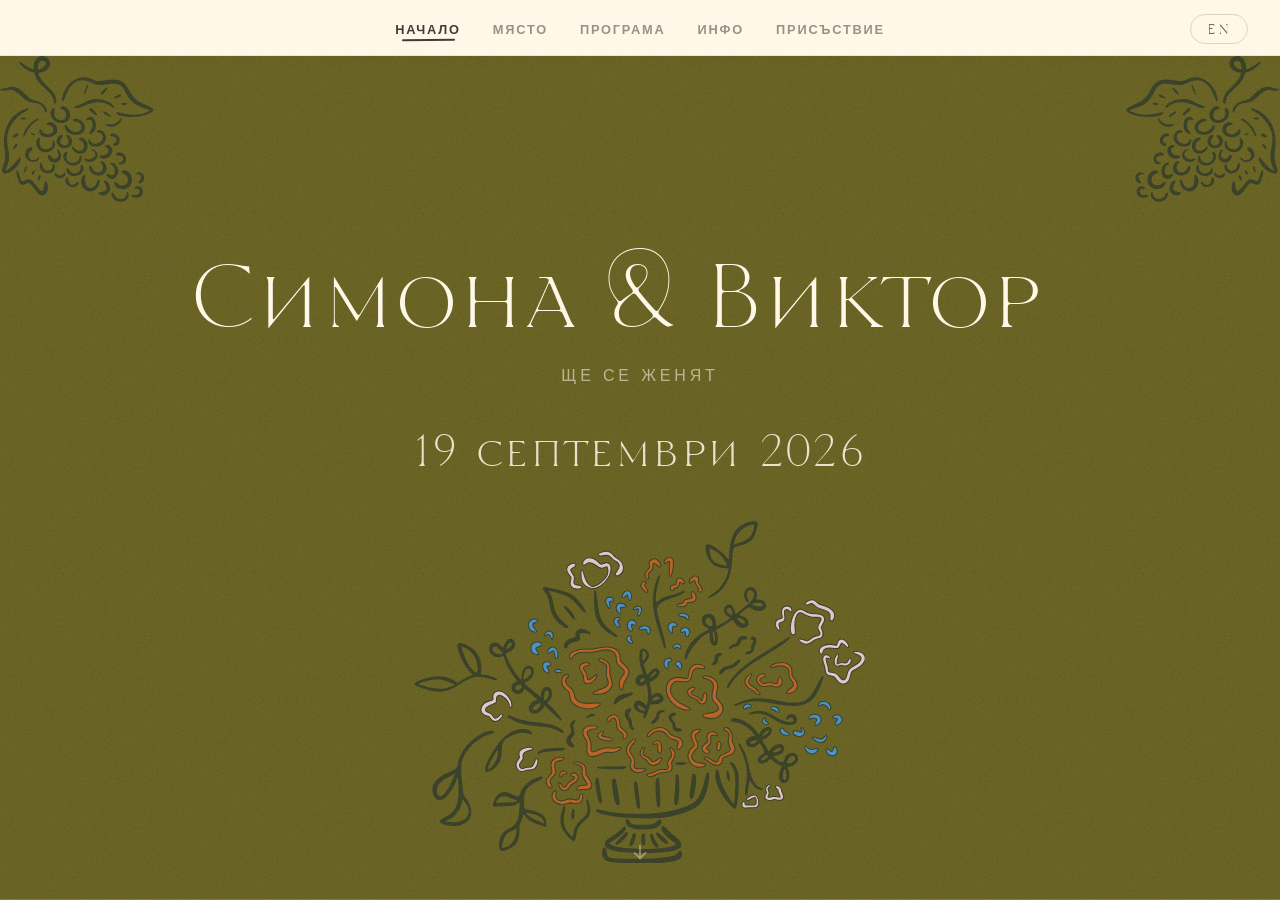
<file: index.html>
<!DOCTYPE html>
<html lang="bg">
<head>
    <meta charset="UTF-8">
    <meta name="viewport" content="width=device-width, initial-scale=1.0">

    <title>Our Wedding</title>

    <!-- SEO & social sharing ----------------------------------------- -->
    <meta name="description" content="Симона &amp; Виктор ще се женят · 19 септември 2026 · Агорā, Панчарево">
    <meta property="og:title"       content="Симона &amp; Виктор · 19 септември 2026">
    <meta property="og:description" content="Ще се женят · Агорā, Панчарево">
    <meta property="og:image"       content="https://nashatasvatba.eu/images/og-preview.png">
    <meta property="og:image:width"  content="1200">
    <meta property="og:image:height" content="630">
    <meta property="og:url"          content="https://nashatasvatba.eu">
    <meta property="og:type"        content="website">
    <meta name="theme-color"        content="#a3b86c">

    <!-- Fonts --------------------------------------------------------- -->
    <link rel="preconnect" href="https://fonts.googleapis.com">
    <link rel="preconnect" href="https://fonts.gstatic.com" crossorigin>
    <link href="https://fonts.googleapis.com/css2?family=ModeratRustic:wght@300;400;600&family=Caveat:wght@400;500;600&display=swap" rel="stylesheet">

    <link rel="stylesheet" href="css/style.css?v=4">
</head>
<body>

    <!-- Skip link — keyboard / screen-reader accessibility ------------ -->
    <a href="#main-content" class="skip-link">Skip to main content</a>

    <!-- ================================================================
         NAVIGATION — sticky top bar with section links
    ================================================================ -->
    <nav id="navbar" aria-label="Main navigation">
        <button id="nav-toggle" aria-label="Toggle menu" aria-expanded="false" aria-controls="nav-menu">
            <span></span><span></span><span></span>
        </button>
        <ul id="nav-menu">
            <li><a href="#title"   data-en="Home"    data-bg="Начало">Начало</a></li>
            <li><a href="#details" data-en="Venue"   data-bg="Място">Място</a></li>
            <li><a href="#program" data-en="Program" data-bg="Програма">Програма</a></li>
            <li><a href="#info"    data-en="Info"    data-bg="Инфо">Информация</a></li>
            <li><a href="#rsvp"    data-en="RSVP"    data-bg="Присъствие">Присъствие</a></li>
        </ul>
        <button id="lang-toggle" aria-label="Toggle language">EN</button>
    </nav>

    <div id="page-wrap">

    <main id="main-content">

    <!-- ================================================================
         SECTION 1 — TITLE PAGE
         Color: #a3b86c
    ================================================================ -->
    <section id="title" class="section section--green" data-nav-color="#a3b86c">

        <img class="grapes grapes--left"  src="images/grapes.svg" alt="" aria-hidden="true">
        <img class="grapes grapes--right" src="images/grapes.svg" alt="" aria-hidden="true">

        <div class="frame paper-canvas">
            <div class="section__content title-layout">

                <!-- TEXT -->
                <div class="title-text">
                    <h1 class="names headline-font"><span data-en="Simona" data-bg="Симона">Симона</span><span class="names__amp">&amp;</span><span data-en="Viktor" data-bg="Виктор">Виктор</span></h1>
                    <p class="tagline body-font" data-en="are getting married" data-bg="ще се женят">ще се женят</p>
                    <p class="date-display location-font" data-en="19 September 2026" data-bg="19 септември 2026">19 септември 2026</p>
                </div>

                <!-- VASE -->
                <img class="title-vase" src="images/Vase-in-color.svg" alt="" aria-hidden="true">

            </div>
        </div>

        <a href="#details" class="scroll-hint" aria-label="Scroll down">
            <svg viewBox="0 0 24 24" width="22" height="22" fill="none" stroke="currentColor" stroke-width="1.8" stroke-linecap="round" stroke-linejoin="round" aria-hidden="true">
                <line x1="12" y1="5" x2="12" y2="19"/><polyline points="6 13 12 19 18 13"/>
            </svg>
        </a>
    </section>


    <!-- ================================================================
         SECTION 2 — VENUE
         Color: #d4976a
    ================================================================ -->
    <section id="details" class="section section--orange" data-nav-color="#d4976a">

        <div class="doodle doodle--top-right doodle--tilt-ccw doodle--float" aria-hidden="true">
            <svg width="72" height="48" viewBox="0 0 72 48"><circle cx="24" cy="24" r="16"/><circle cx="48" cy="24" r="16"/></svg>
        </div>
        <div class="doodle doodle--bottom-left doodle--tilt-cw doodle--float-delayed" aria-hidden="true">
            <svg width="56" height="56" viewBox="0 0 56 56"><circle cx="28" cy="28" r="22"/><path d="M28 8 L28 14 M28 42 L28 48 M8 28 L14 28 M42 28 L48 28"/><path d="M28 18 L34 28 L28 38 L22 28z"/></svg>
        </div>

        <div class="frame paper-canvas">
            <div class="section__content">
                <h2 class="section__title headline-font" data-en="The Venue" data-bg="Място">Място</h2>

                <div class="info-grid">

                    <div class="info-block">
                        <img class="info-block__icon" src="images/trees.svg" alt="" aria-hidden="true">
                        <h3 class="location-font" data-en="Agorā" data-bg="Агорā">Агорā</h3>
                        <p data-en="A beautiful open space in the forest, close to the Pancharevo Lake." data-bg="Прекрасно отворено пространство в гората, в непосредствена близост до езеро Панчарево.">Описание на мястото ще бъде добавено тук.</p>
                    </div>

                    <div class="info-block">
                        <img class="info-block__icon" src="images/map.svg" alt="" aria-hidden="true">
                        <h3 class="location-font" data-en="How to Get There" data-bg="Как да стигнете">Как да стигнете</h3>
                        <a class="btn"
                           href="https://maps.app.goo.gl/fK75tLhFqYxxpect7"
                           target="_blank"
                           rel="noopener noreferrer"
                           data-en="Open in Maps"
                           data-bg="Отвори на карта">Отвори на карта</a>
                    </div>

                    <div class="info-block">
                        <img class="info-block__icon" src="images/get-there-car.svg" alt="" aria-hidden="true">
                        <h3 class="location-font" data-en="Taxi" data-bg="Такси">Такси</h3>
                        <p data-en="Taxies travel to the venue on a regular basis, you can use any preferred taxi service." data-bg="Таксита пътуват до мястото редовнo. Можете да използвате всяка предпочитана таксиметрова услуга.">Информация за такси ще бъде добавена тук.</p>
                    </div>

                    <div class="info-block">
                        <img class="info-block__icon" src="images/bus.svg" alt="" aria-hidden="true">
                        <h3 class="location-font" data-en="Bus" data-bg="Автобус">Автобус</h3>
                        <p data-en="For the more adventurous guests , there is a public bus that stop's 15 minutes away from the venue." data-bg="За по-приключенските гости, има градски транспорт, който спира на 15 минути от мястото.">Информация за автобус ще бъде добавена тук.</p>
                    </div>

                </div>
            </div>
        </div>
    </section>


    <!-- ================================================================
         SECTION 3 — WEDDING PROGRAM
         Color: #c5dde8
    ================================================================ -->
    <section id="program" class="section section--blue" data-nav-color="#c5dde8">

        <div class="doodle doodle--top-left doodle--tilt-ccw doodle--float" aria-hidden="true">
            <svg width="64" height="72" viewBox="0 0 64 72"><path d="M18 4 L14 28 Q12 34, 18 36 L18 60 M12 60 L24 60"/><path d="M46 4 L50 28 Q52 34, 46 36 L46 60 M40 60 L52 60"/><path d="M22 10 L42 10" stroke-dasharray="3 3"/></svg>
        </div>

        <div class="frame paper-canvas">
            <div class="section__content">
                <h2 class="section__title headline-font" data-en="Program" data-bg="Програма">Програма</h2>

                <div class="timeline-v">

                    <!-- 1 LEFT — Cocktail Hour -->
                    <div class="tl-item tl-item--left">
                        <div class="tl-item__col">
                            <div id="tl-text-cocktail" class="tl-text-row">
                                <time class="tl-item__time">15:00</time>
                                <span class="tl-item__event" data-en="Cocktail" data-bg="Коктейл">Коктейл</span>
                            </div>
                            <div class="tl-item__icon" aria-hidden="true">
                                <img id="tl-img-cocktail" src="images/cocktail-hour.svg" alt="Cocktail Hour">
                            </div>
                        </div>
                        <span class="tl-item__dot" aria-hidden="true"></span>
                    </div>

                    <!-- 2 RIGHT — Ceremony -->
                    <div class="tl-item tl-item--right">
                        <span class="tl-item__dot" aria-hidden="true"></span>
                        <div class="tl-item__col">
                            <div id="tl-text-rings" class="tl-text-row">
                                <time class="tl-item__time">16:00</time>
                                <span class="tl-item__event" data-en="Ceremony" data-bg="Церемония">Начало на церемонията</span>
                            </div>
                            <div class="tl-item__icon" aria-hidden="true">
                                <img id="tl-img-rings" src="images/rings.svg" alt="Ceremony">
                            </div>
                        </div>
                    </div>

                    <!-- 3 LEFT — Photos -->
                    <div class="tl-item tl-item--left">
                        <div class="tl-item__col">
                            <div id="tl-text-camera" class="tl-text-row">
                                <time class="tl-item__time">16:30</time>
                                <span class="tl-item__event" data-en="Photos" data-bg="Снимки">Снимки</span>
                            </div>
                            <div class="tl-item__icon" aria-hidden="true">
                                <img id="tl-img-camera" src="images/camera.svg" alt="Photos">
                            </div>
                        </div>
                        <span class="tl-item__dot" aria-hidden="true"></span>
                    </div>

                    <!-- 4 RIGHT — Dinner -->
                    <div class="tl-item tl-item--right">
                        <span class="tl-item__dot" aria-hidden="true"></span>
                        <div class="tl-item__col">
                            <div id="tl-text-dinner" class="tl-text-row">
                                <time class="tl-item__time">18:00</time>
                                <span class="tl-item__event" data-en="Reception" data-bg="Вечеря">Вечеря</span>
                            </div>
                            <div class="tl-item__icon" aria-hidden="true">
                                <img id="tl-img-dinner" src="images/dinner.svg" alt="Dinner">
                            </div>
                        </div>
                    </div>

                    <!-- 5 LEFT — Cake -->
                    <div class="tl-item tl-item--left">
                        <div class="tl-item__col">
                            <div id="tl-text-cake" class="tl-text-row">
                                <time class="tl-item__time">22:00</time>
                                <span class="tl-item__event" data-en="Cake" data-bg="Торта">Рязане на тортата</span>
                            </div>
                            <div class="tl-item__icon" aria-hidden="true">
                                <img id="tl-img-cake" src="images/cake.svg" alt="Cutting the Cake">
                            </div>
                        </div>
                        <span class="tl-item__dot" aria-hidden="true"></span>
                    </div>

                    <!-- 6 RIGHT — Party -->
                    <div class="tl-item tl-item--right">
                        <span class="tl-item__dot" aria-hidden="true"></span>
                        <div class="tl-item__col">
                            <div id="tl-text-party" class="tl-text-row">
                                <time class="tl-item__time">23:30</time>
                                <span class="tl-item__event" data-en="Party" data-bg="Парти">Парти</span>
                            </div>
                            <div class="tl-item__icon" aria-hidden="true">
                                <img id="tl-img-party" src="images/party.svg" alt="Party">
                            </div>
                        </div>
                    </div>

                </div>
            </div>
        </div>
    </section>


    <!-- ================================================================
         SECTION 4 — DETAILS (Plus ones / Dietary / Presents)
         Color: #FFF8E7
    ================================================================ -->
    <section id="info" class="section section--pink" data-nav-color="#FFF8E7">

        <img class="info-leaves info-leaves--left"  src="images/Leaves.svg" alt="" aria-hidden="true">
        <img class="info-leaves info-leaves--right" src="images/Leaves.svg" alt="" aria-hidden="true">

        <div class="frame paper-canvas">
            <div class="section__content section__content--center">

                <h2 class="section__title headline-font" data-en="The Details" data-bg="Детайли">Детайли</h2>

                <div class="details-list">

                    <div class="details-item">
                        <h3 class="location-font" data-en="Plus Ones" data-bg="Придружители">Придружители</h3>
                        <p data-en="As we would like to keep our wedding intimate, we kindly ask that you RSVP only for yourself unless otherwise specified." data-bg="Тъй като искаме сватбата ни да бъде в тесен кръг, любезно ви молим да потвърдите само Вашето присъствие, освен ако на поканата не е посочено друго.">Вашият текст за придружители от поканата отива тук. Уведомете гостите си дали могат да доведат придружител.</p>
                    </div>

                    <div class="details-item">
                        <h3 class="location-font" data-en="Dress code" data-bg="Дрескод">Дрескод</h3>
                        <p data-en="We do not have a strict dress code, however it is important to note that the event is outdoors, and comfortable footwear is recommended. In the evening hours it is possible that it will become colder so please dress accordingly." data-bg="Нямаме строг дрескод, но е важно да се отбележи, че събитието е на открито. Препоръчително е да носите удобни обувки. Вечерните часове може да стане по-хладно, затова се облечете подходящо.">Нямаме строг дрескод, но е важно да се отбележи, че събитието е на открито. Препоръчително е да носите удобни обувки. Вечерните часове може да стане по-хладно, затова се облечете подходящо.</p>
                    </div>

                    <div class="details-item">
                        <h3 class="location-font" data-en="Gifts" data-bg="Подаръци">Подаръци</h3>
                        <p data-en="As much as we enjoy all kinds of presents, we would prefer our wedding gifts to fit in an envelope." data-bg="Колкото и да се радваме на всякакви подаръци, предпочитаме подаръците ни да се побират в пощенски плик.">Вашето присъствие е най-големият подарък. Ако желаете да допринесете, подробности за регистър на подаръци или фонд ще бъдат тук.</p>
                    </div>

                    <div class="details-item">
                        <h3 class="location-font" data-en="Flowers" data-bg="Цветя">Цветя</h3>
                        <p data-en="Normally bringing a flower bouquet for the bride is customary, however we would prefer if guests donated to one of the following charities instead." data-bg="Обикновено е обичайно да се носи букет за булката, но предпочитаме гостите да направят дарение на една от следните благотворителни организации.">Обикновено е обичайно да се носи букет за булката, но предпочитаме гостите да направят дарение на една от следните благотворителни организации.</p>
                        <div style="display:flex; flex-wrap:wrap; gap:10px; justify-content:center; margin-top:12px;">
                            <a class="btn"
                               href="https://www.1500doggang.com/donate"
                               target="_blank"
                               rel="noopener noreferrer"
                               data-en="1500 Dog Gang"
                               data-bg="1500 Dog Gang">Благотворителност 1</a>
                            <a class="btn"
                               href="https://www.concordia.bg/podkrepete-ni/dari-sega/"
                               target="_blank"
                               rel="noopener noreferrer"
                               data-en="Concordia Bulgaria"
                               data-bg="Конкордия България">Конкордия България</a>
                            <a class="btn"
                               href="https://animusassociation.org/proekti/"
                               target="_blank"
                               rel="noopener noreferrer"
                               data-en="Animus Association"
                               data-bg="Анимус Ассоциация">Анимус Ассоциация</a>
                        </div>
                    </div>

                </div>

                <p class="details-sign body-font" data-en="Love, Simona &amp; Viktor" data-bg="С любов, Симона &amp; Виктор">С любов, Симона &amp; Виктор</p>

            </div>
        </div>
    </section>


    <!-- ================================================================
         SECTION 5 — RSVP FORM
         Color: #a3b86c
         Update the Formspree action URL with your own endpoint.
    ================================================================ -->
    <section id="rsvp" class="section section--green" data-nav-color="#a3b86c">

        <div class="doodle doodle--top-left doodle--tilt-ccw doodle--float" aria-hidden="true">
            <svg width="64" height="52" viewBox="0 0 64 52"><rect x="4" y="8" width="56" height="38" rx="4"/><path d="M4 8 L32 30 L60 8"/></svg>
        </div>
        <div class="doodle doodle--bottom-right doodle--tilt-cw doodle--float-delayed" aria-hidden="true">
            <svg width="40" height="40" viewBox="0 0 40 40"><path d="M20 36 C12 28, 2 22, 2 14 A8 8 0 0 1 20 10 A8 8 0 0 1 38 14 C38 22, 28 28, 20 36z"/></svg>
        </div>

        <div class="frame paper-canvas">
            <div class="section__content section__content--center">
                <h2 class="section__title headline-font" data-en="RSVP" data-bg="Присъствие">Присъствие</h2>
                <p class="section__subtitle" data-en="Please reply by 19 August 2026" data-bg="Моля, отговорете до 19 август 2026">Моля, отговорете до 19 август 2026</p>

                <form
                    class="rsvp-form"
                    action="https://formspree.io/f/xjgeqzyd"
                    method="POST"
                    id="rsvpForm">

                    <!-- Guest name -->
                    <div class="form-group">
                        <label for="name" data-en="Full Name" data-bg="Име и фамилия">Име и фамилия</label>
                        <input type="text" id="name" name="name"
                               placeholder="Вашето пълно име"
                               autocomplete="name"
                               required
                               data-en-placeholder="Your full name"
                               data-bg-placeholder="Вашето пълно име">
                    </div>

                    <!-- Attendance — fieldset + legend for screen readers -->
                    <fieldset class="form-group">
                        <legend data-en="Will you attend?" data-bg="Ще присъствате ли?">Ще присъствате ли?</legend>
                        <div class="radio-group">
                            <label class="radio-label">
                                <input type="radio" name="attendance" value="Attending" required>
                                <span data-en="Gladly accept" data-bg="С радост приемам">С радост приемам</span>
                            </label>
                            <label class="radio-label">
                                <input type="radio" name="attendance" value="Not Attending">
                                <span data-en="Sorry, can't attend" data-bg="Съжалявам, не мога да присъствам">Съжалявам, не мога да присъствам</span>
                            </label>
                        </div>
                    </fieldset>

                    <!-- Song request -->
                    <div class="form-group">
                        <label for="song"><span data-en="Song Request" data-bg="Поръчайте си песен">Поръчайте си песен</span> <span class="optional" data-en="(To make sure that everyone is on the dance floor)" data-bg="(За да се уверим, че всички ще излязат на дансинга)">(по избор)</span></label>
                        <input type="text" id="song" name="song"
                               placeholder="Изпълнител — Заглавие"
                               data-en-placeholder="Artist — Song title"
                               data-bg-placeholder="Изпълнител — Заглавие">
                    </div>

                    <button type="submit" class="btn btn--submit body-font" data-en="Submit RSVP" data-bg="Изпрати Присъствие">Изпрати Присъствие</button>

                </form>

                <!-- Success / error messages — shown after submission via JS -->
                <p class="form-success" id="formSuccessYes" tabindex="-1"
                   data-en="Thank you! We can't wait to celebrate with you. 🎉"
                   data-bg="Благодарим ви! Нямаме търпение да празнуваме с вас. 🎉"
                   style="display:none">Благодарим ви! Нямаме търпение да празнуваме с вас. 🎉</p>

                <p class="form-success" id="formSuccessNo" tabindex="-1"
                   data-en="Thank you for letting us know. We'll miss you!"
                   data-bg="Благодарим ви, че ни уведомихте. Ще ни липсвате!"
                   style="display:none">Благодарим ви, че ни уведомихте. Ще ни липсвате!</p>

                <p class="form-success form-error" id="formError" tabindex="-1"
                   data-en="An error occurred. Please try again."
                   data-bg="Възникна грешка. Моля, опитайте отново."
                   style="display:none">Възникна грешка. Моля, опитайте отново.</p>

            </div>
        </div>
    </section>


    <!-- ================================================================
         SECTION 6 — SIGHTSEEING & RESTAURANTS
         Color: #d4976a
         Replace <span class="rec-link"> with <a href="..." target="_blank"
         rel="noopener noreferrer" class="rec-link"> once you have real URLs.
    ================================================================ -->

    </main>

    <!-- ================================================================
         FOOTER
    ================================================================ -->
    <footer class="footer">
        <p class="body-font" data-en="Made with love ♥ · Simona &amp; Viktor · 2026" data-bg="Създадено с любов ♥ · Симона &amp; Виктор · 2026">Създадено с любов ♥ · Симона &amp; Виктор · 2026</p>
    </footer>

    </div><!-- /#page-wrap -->

    <script src="js/main.js"></script>
</body>
</html>
</file>
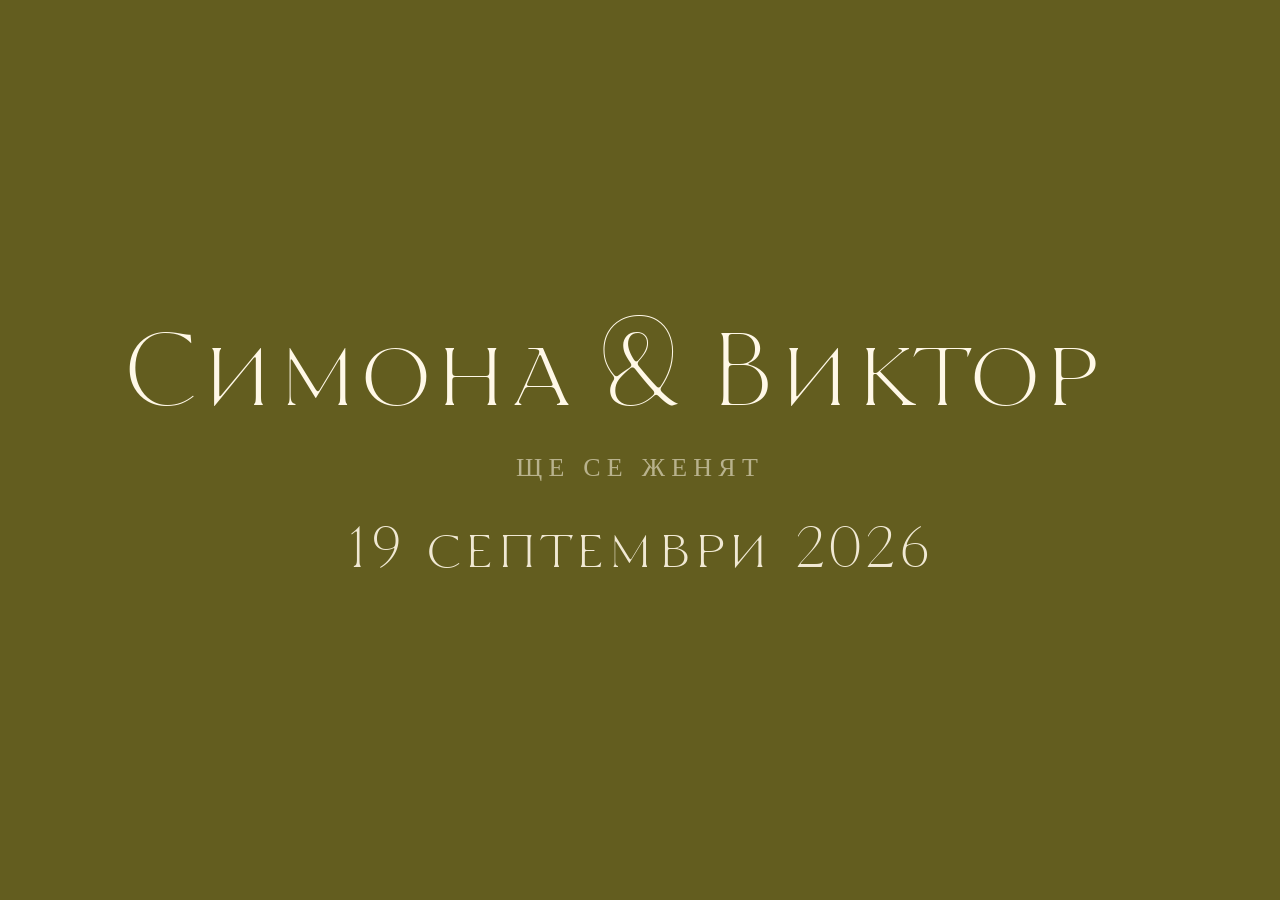
<file: og-preview-source.html>
<!DOCTYPE html>
<html>
<head>
<meta charset="UTF-8">
<style>
  @font-face {
    font-family: 'WeddingHeader';
    src: url('fonts/TT Ricordi Trial Nobili.ttf') format('truetype');
  }
  * { margin: 0; padding: 0; box-sizing: border-box; }
  html, body {
    width: 1200px;
    height: 630px;
    margin: 0;
    padding: 0;
    overflow: hidden;
  }
  body {
    background: #635d1f;
  }
  .card {
    position: fixed;
    top: 50%;
    left: 50%;
    transform: translate(-50%, -50%);
    display: flex;
    flex-direction: column;
    align-items: center;
    text-align: center;
    color: #FFF8E7;
    width: 1040px;
  }
  .names {
    font-family: 'WeddingHeader', 'Georgia', serif;
    font-size: 103px;
    font-weight: 400;
    line-height: 1.08;
    letter-spacing: 0.01em;
    margin-bottom: 28px;
    display: flex;
    flex-direction: row;
    align-items: center;
    width: 100%;
  }
  .names span:not(.amp) { flex: 1; }
  .names span:first-child { text-align: right; }
  .names span:last-child  { text-align: left; }
  .names .amp { flex: 0; padding: 0 0.15em; }
  .tagline {
    font-family: 'Garamond', 'Georgia', serif;
    font-size: 26px;
    letter-spacing: 0.24em;
    text-transform: uppercase;
    opacity: 0.55;
    margin-bottom: 24px;
  }
  .date {
    font-family: 'WeddingHeader', 'Georgia', serif;
    font-size: 58px;
    letter-spacing: 0.04em;
    opacity: 0.9;
  }
</style>
</head>
<body>
  <div class="card">
    <div class="names"><span>Симона</span><span class="amp">&amp;</span><span>Виктор</span></div>
    <div class="tagline">ще се женят</div>
    <div class="date">19 септември 2026</div>
  </div>
</body>
</html>
</file>
<file: css/style.css>
/* ================================================================
   WEDDING WEBSITE — STYLESHEET
   Aesthetic: Playful hand-drawn wedding invitation

   TABLE OF CONTENTS
   1.  CSS Variables
   2.  Custom Fonts
   3.  Reset & Base
   4.  Skip Link (accessibility)
   5.  Global Page Frame
   6.  Navigation
   7.  Sections (layout & colors)
   8.  Section Content Wrapper
   9.  Paper Canvas
   10. Section 1 — Title (horizontal hero)
   11. Section 2 — Venue
   12. Section 3 — Program (horizontal timeline)
   13. Section 4 — Good to Know (cards)
   14. Section 5 — RSVP Form
   15. Section 6 — Explore
   16. Footer
   17. Shared Components (buttons)
   18. Hand-drawn Decorative Elements
   19. Animation Keyframes
   20. Responsive / Mobile
   21. Reduced Motion
================================================================ */


/* ================================================================
   1. CSS VARIABLES
================================================================ */
:root {
    /* — Light/white base color — */
    --color-light:     #FFF8E7;
    --color-light-rgb: 255, 248, 231;

    /* — Pastel palette — */
    --color-green:    #635d1f;
    --color-orange:   #d4976a;
    --color-blue:     #c5dde8;
    --color-pink:     var(--color-light);

    /* — Text — */
    --text-light:     var(--color-light);
    --text-dark:      #3a3530;
    --text-muted:     rgba(58,53,48,0.55);
    --text-muted-lt:  rgba(var(--color-light-rgb),0.70);

    /* — Typography — */
    --font-heading:   'WeddingHeader', 'Caveat', 'Segoe Script', cursive;
    --font-body:      'ModeratRustic', 'Nunito Sans', 'Segoe UI', sans-serif;

    /* — Sketch strokes — */
    --sketch-color:   #3a3530;
    --sketch-width:   1.6px;

    /* — Layout — */
    --content-max-width: 860px;
    --section-pad-v:     clamp(72px, 10vh, 120px);
    --section-pad-h:     clamp(24px, 6vw, 80px);

    /* — Nav height — */
    --nav-height: 56px;

    /* — Section backgrounds (light tints of palette) — */
    --bg-base:   var(--color-light);
    --bg-sage:   var(--color-light);
    --bg-warm:   var(--color-light);
    --bg-blue:   #ecf5f8;
    --bg-rose:   var(--color-light);

    /* — Transitions — */
    --transition:      0.35s ease;
    --transition-slow: 0.7s ease;
}


/* ================================================================
   2. CUSTOM FONTS
================================================================ */
@font-face {
    font-family: 'WeddingHeader';
    src: url('../fonts/TT Ricordi Trial Nobili.ttf') format('truetype');
    font-weight: 400;
    font-style: normal;
    font-display: swap;
}


/* ================================================================
   3. RESET & BASE
================================================================ */
*, *::before, *::after { box-sizing: border-box; margin: 0; padding: 0; }

html, body { background: transparent; }

html {
    height: 100%;
}

body {
    font-family: var(--font-body);
    font-weight: 400;
    color: var(--text-dark);
    line-height: 1.7;
    font-size: 16px;
    -webkit-font-smoothing: antialiased;
}

img { max-width: 100%; height: auto; display: block; }
a   { color: inherit; text-decoration: none; }
ul  { list-style: none; }

/* Matte grain texture — soft-light blend mimics fine paper/photo finish */
body::before {
    content: '';
    position: fixed;
    inset: 0;
    z-index: 9998;
    pointer-events: none;
    opacity: 0.45;
    mix-blend-mode: soft-light;
    background-image: url("data:image/svg+xml,%3Csvg xmlns='http://www.w3.org/2000/svg' width='180' height='180'%3E%3Cfilter id='n'%3E%3CfeTurbulence type='fractalNoise' baseFrequency='0.85' numOctaves='4' stitchTiles='stitch'/%3E%3C/filter%3E%3Crect width='180' height='180' filter='url(%23n)'/%3E%3C/svg%3E");
    background-repeat: repeat;
    background-size: 180px 180px;
}

/* Remove default fieldset styles so it behaves like a div */
fieldset {
    border: none;
    padding: 0;
    margin: 0;
    min-width: 0;
}


/* ================================================================
   4. SKIP LINK (keyboard / screen-reader accessibility)
================================================================ */
.skip-link {
    position: absolute;
    top: -100%;
    left: 16px;
    z-index: 9999;
    padding: 10px 20px;
    background: var(--text-dark);
    color: var(--text-light);
    font-family: var(--font-body);
    font-size: 0.9rem;
    border-radius: 0 0 8px 8px;
    text-decoration: none;
    transition: top 0.2s ease;
}

.skip-link:focus {
    top: 0;
    outline: 2px solid var(--color-green);
    outline-offset: 2px;
}


/* ================================================================
   5. PAGE WRAP
================================================================ */
#page-wrap {
    position: fixed;
    top: var(--nav-height);
    left: 0;
    right: 0;
    bottom: 0;
    overflow-y: scroll;
    overflow-x: hidden;
    scroll-behavior: smooth;
    z-index: 0;
}


/* ================================================================
   6. NAVIGATION
================================================================ */

/* Hamburger button — hidden on desktop */
#nav-toggle {
    display: none;
    flex-direction: column;
    justify-content: center;
    gap: 5px;
    background: none;
    border: none;
    cursor: pointer;
    padding: 6px;
    z-index: 1003;
    touch-action: manipulation;
    -webkit-tap-highlight-color: rgba(0,0,0,0.1);
}
#nav-toggle span {
    display: block;
    width: 22px;
    height: 1.5px;
    background: var(--text-dark);
    border-radius: 2px;
    transition: transform 0.3s ease, opacity 0.3s ease;
}
/* Animate to X when open */
#navbar.nav-open #nav-toggle span:nth-child(1) { transform: translateY(6.5px) rotate(45deg); }
#navbar.nav-open #nav-toggle span:nth-child(2) { opacity: 0; }
#navbar.nav-open #nav-toggle span:nth-child(3) { transform: translateY(-6.5px) rotate(-45deg); }

#navbar {
    position: fixed;
    top: 0;
    left: 0;
    right: 0;
    z-index: 1001;
    width: 100%;
    display: grid;
    grid-template-columns: 1fr auto 1fr;
    align-items: center;
    background: var(--bg-base);
    padding: 14px 32px;
    border-bottom: 1px solid rgba(58, 53, 48, 0.1);
    box-shadow: 0 2px 16px rgba(58, 53, 48, 0.06);
    height: var(--nav-height);
    transition: box-shadow 0.35s ease;
}

/* ul in center column */
#navbar ul { grid-column: 2; }

/* lang button in right column */
#lang-toggle {
    grid-column: 3;
    justify-self: end;
    font-family: var(--font-heading);
    font-size: 0.9rem;
    font-weight: 400;
    letter-spacing: 0.14em;
    color: var(--text-dark);
    background: transparent;
    border: 1.5px solid rgba(58, 53, 48, 0.25);
    border-radius: 40px;
    padding: 4px 16px;
    cursor: pointer;
    opacity: 0.75;
    transition: opacity 0.35s ease, background 0.35s ease, border-color 0.35s ease;
}

#lang-toggle:hover {
    opacity: 1;
    background: rgba(58, 53, 48, 0.06);
    border-color: rgba(58, 53, 48, 0.5);
}

#lang-toggle:focus-visible {
    opacity: 1;
    outline: 2px solid var(--text-dark);
    outline-offset: 3px;
}

#navbar ul {
    display: flex;
    justify-content: center;
    gap: 32px;
    flex-wrap: wrap;
}

#navbar ul li a {
    font-family: var(--font-body);
    font-size: 0.8rem;
    letter-spacing: 0.14em;
    text-transform: uppercase;
    color: var(--text-dark);
    font-weight: 600;
    opacity: 0.55;
    transition: opacity var(--transition), transform 0.25s cubic-bezier(.4,1.4,.6,1);
    position: relative;
}

/* Sketch-style underline on hover / active */
#navbar ul li a::after {
    content: '';
    position: absolute;
    bottom: -3px;
    left: 10%; right: 10%;
    height: 1.5px;
    background: var(--text-dark);
    border-radius: 4px;
    transform: scaleX(0) rotate(-0.5deg);
    transform-origin: center;
    transition: transform 0.3s ease;
}

#navbar ul li a:hover::after,
#navbar ul li a.active::after {
    transform: scaleX(1) rotate(-0.5deg);
}

#navbar ul li a:hover,
#navbar ul li a:focus {
    opacity: 1;
    transform: translateY(-1px);
}

#navbar ul li a:focus-visible {
    opacity: 1;
    outline: 2px solid var(--text-dark);
    outline-offset: 3px;
    border-radius: 2px;
}

#navbar ul li a.active { opacity: 1; }


/* ================================================================
   7. SECTIONS — layout & color modifiers
================================================================ */
.section {
    position: relative;
    padding: var(--section-pad-v) var(--section-pad-h);
    display: flex;
    justify-content: center;
    align-items: center;
    min-height: auto;
    border-bottom: 1px solid rgba(58, 53, 48, 0.08);
    color: var(--text-dark);
}

/* Hero gets full viewport height */
#title.section { min-height: calc(100dvh - var(--nav-height)); }

/* Scroll hint arrow on hero */
.scroll-hint {
    position: absolute;
    bottom: 28px;
    left: 50%;
    transform: translateX(-50%);
    color: inherit;
    opacity: 0.4;
    transition: opacity 0.3s ease;
    animation: scrollBounce 2.2s ease-in-out infinite;
}
.scroll-hint:hover { opacity: 0.8; }

@keyframes scrollBounce {
    0%, 100% { transform: translateX(-50%) translateY(0); }
    50%       { transform: translateX(-50%) translateY(7px); }
}

/* Green sections: original sage green (Hero, Program, RSVP) */
.section--green,
.section--blue  { background-color: var(--color-green); color: var(--text-light); }

/* Paper-white sections (Venue, Details, Explore) */
.section--orange,
.section--pink  { background-color: var(--color-light); color: var(--text-dark); }

/* Divider tone: subtle white on green, subtle dark on paper */
.section--green,
.section--blue  { border-bottom-color: rgba(var(--color-light-rgb), 0.15); }

.frame {
    width: 100%;
    max-width: var(--content-max-width);
}


/* ================================================================
   8. SECTION CONTENT WRAPPER
================================================================ */
.section__content {
    width: 100%;
    padding: 0;
}

.section__content--center {
    text-align: center;
    display: flex;
    flex-direction: column;
    align-items: center;
}

.section__title {
    font-family: var(--font-heading);
    font-size: clamp(2.4rem, 5vw, 3.6rem);
    font-weight: 400;
    letter-spacing: 0.02em;
    margin-bottom: 24px;
    color: inherit;
    position: relative;
    display: inline-block;
}

/* When no subtitle follows, restore full spacing */
.section__title:not(:has(+ .section__subtitle)) { margin-bottom: 48px; }

/* Hand-drawn squiggly underline */
.section__title::after {
    content: '';
    position: absolute;
    bottom: -8px;
    left: 5%;
    width: 90%;
    height: 3px;
    background: currentColor;
    opacity: 0.25;
    border-radius: 40%;
    transform: rotate(-0.8deg);
}

.section__subtitle {
    font-family: var(--font-body);
    font-size: 1rem;
    opacity: 0.75;
    margin-top: 0;
    margin-bottom: 40px;
    letter-spacing: 0.04em;
}


/* ================================================================
   9. CONTENT CONTAINER
   .paper-canvas / .frame: centred content wrapper inside each section.
   Visual decoration removed — sections carry their own backgrounds.
================================================================ */
.paper-canvas {
    width: 100%;
    max-width: var(--content-max-width);
    margin-left: auto;
    margin-right: auto;
    text-align: center;
}

.paper-canvas p,
.section__content p {
    max-width: 65ch;
    margin-left: auto;
    margin-right: auto;
}

/* Title section: left-aligned for side-by-side layout */
.paper-canvas .title-layout {
    text-align: left;
}


/* ================================================================
   10. SECTION 1 — TITLE PAGE
================================================================ */

/* Make section a full-height positioning context */
#title.section {
    height: calc(100dvh - var(--nav-height));
    padding: 0;
    align-items: stretch;
}

/* Stretch frame to fill section height */
#title .frame {
    display: flex;
    flex-direction: column;
    height: 100%;
    max-width: 100%;
}

/* Title layout fills frame and is the positioning context */
.title-layout {
    position: relative;
    flex: 1;
    display: block;
    width: 100%;
}

.hero-image {
    flex: 1 1 0;
    min-width: 0;
    max-height: clamp(260px, 68vh, 640px);
    overflow: hidden;
    border: none;
    border-radius: 0;
    box-shadow: none;
    background: transparent;
    transition: transform 0.6s ease;
    display: flex;
    align-items: center;
    justify-content: center;
}

.hero-image:hover { transform: scale(1.03); }

.hero-image img {
    width: 100%;
    height: auto;
    max-height: inherit;
    object-fit: contain;
}

/* Text block: positioned at ~38% from top */
.title-text {
    position: absolute;
    top: 38%;
    left: 50%;
    transform: translate(-50%, -50%);
    width: 100%;
    padding: 0 clamp(24px, 6vw, 80px);
    display: flex;
    flex-direction: column;
    align-items: center;
    text-align: center;
}

/* Vase: sized by viewport height, anchored to bottom */
.title-vase {
    position: absolute;
    bottom: 4vh;
    left: 50%;
    transform: translateX(-50%);
    height: clamp(160px, 38vh, 420px);
    width: auto;
    display: block;
}

/* Grapes decorations — title section */
.grapes {
    position: absolute;
    top: 0;
    width: clamp(80px, 12vw, 160px);
    height: auto;
    pointer-events: none;
    opacity: 1;
}
.grapes--left  { left: 0; }
.grapes--right { right: 0; transform: scaleX(-1); }

.names {
    font-family: var(--font-heading);
    font-size: clamp(3.6rem, 7vw, 7.5rem);
    font-weight: 400;
    color: inherit;
    line-height: 1.1;
    margin-bottom: 16px;
    display: flex;
    flex-direction: row;
    align-items: center;
    justify-content: center;
    width: 100%;
}
.names span:not(.names__amp) { flex: 1; }
.names span:first-child       { text-align: right; }
.names span:last-child        { text-align: left; }
.names__amp                   { flex: 0; padding: 0 0.2em; }

.tagline {
    font-family: var(--font-body);
    font-size: 1rem;
    letter-spacing: 0.24em;
    text-transform: uppercase;
    opacity: 0.55;
    margin-bottom: 24px;
}

.date-display {
    font-family: var(--font-heading);
    font-size: clamp(2rem, 3.5vw, 3rem);
    color: inherit;
    margin-bottom: 16px;
    opacity: 0.85;
    white-space: nowrap;
}


/* ================================================================
   11. SECTION 2 — VENUE
================================================================ */
.info-grid {
    display: grid;
    grid-template-columns: repeat(auto-fit, minmax(180px, 1fr));
    gap: 40px;
}

.info-block {
    text-align: center;
    color: inherit;
}

.info-block__icon {
    font-size: 1.8rem;
    display: block;
    width: 68px;
    height: 68px;
    margin: 0 auto 16px;
}

.info-block h3 {
    font-family: var(--font-heading);
    font-size: clamp(1.2rem, 3vw, 1.85rem);
    font-weight: 400;
    margin-bottom: 12px;
}

.info-block p {
    font-size: 1rem;
    line-height: 1.8;
    opacity: 0.78;
}


/* ================================================================
   12. SECTION 3 — PROGRAM (vertical alternating timeline)
================================================================ */
.timeline-v {
    position: relative;
    width: 100%;
    padding: 8px 0;
}

/* Vertical centre line */
.timeline-v::before {
    content: '';
    position: absolute;
    left: 50%;
    top: 0; bottom: 0;
    width: 1.5px;
    background: var(--text-dark);
    opacity: 0.18;
    transform: translateX(-50%);
}

.tl-item {
    position: relative;
    display: flex;
    align-items: flex-start;
    margin-bottom: 12px;
}

.tl-item:last-child { margin-bottom: 0; }

/* Connector line touches the centre line at the icon's vertical centre (27px) */
.tl-item__dot {
    position: absolute;
    top: 27px;
    transform: translateY(-50%);
    width: 22px; height: 1.5px;
    border-radius: 1px;
    background: var(--text-dark);
    opacity: 0.35;
    z-index: 2;
}

/* Left: line's right edge meets the centre line */
.tl-item--left .tl-item__dot {
    right: calc(50% - 1px);
    left: auto;
}

/* Right: line's left edge starts at the centre line */
.tl-item--right .tl-item__dot {
    left: calc(50% - 1px);
}

/* LEFT items: column near centre, right-aligned */
.tl-item--left {
    padding-right: calc(50% + 20px);
    justify-content: flex-end;
}

/* RIGHT items: column near centre, left-aligned */
.tl-item--right {
    padding-left: calc(50% + 20px);
    justify-content: flex-start;
}

/* Column: text row on top, icon below */
.tl-item__col {
    display: flex;
    flex-direction: column;
    gap: 8px;
}

.tl-item--left .tl-item__col  { align-items: flex-end;   text-align: right; }
.tl-item--right .tl-item__col { align-items: flex-start; text-align: left;  }

/* Time + event on one line */
.tl-item--left  .tl-text-row { justify-content: flex-end; }
.tl-item--right .tl-text-row { justify-content: flex-start; }

.tl-text-row {
    display: flex;
    flex-direction: row;
    align-items: baseline;
    gap: 6px;
}

.tl-item__icon {
    flex-shrink: 0;
    width: clamp(64px, 9vw, 160px);
    height: clamp(64px, 9vw, 160px);
    display: flex;
    align-items: center;
    justify-content: center;
    opacity: 0.68;
}

.tl-item__icon svg,
.tl-item__icon img { width: 100%; height: 100%; object-fit: contain; filter: brightness(0) invert(1); }


/* Keep .tl-item__text in case it's referenced elsewhere */
.tl-item__text {
    display: flex;
    flex-direction: column;
    gap: 3px;
    min-width: 0;
}

.tl-item__time,
.tl-item__event {
    display: block;
    font-family: var(--font-body);
    font-size: 0.82rem;
    letter-spacing: 0.08em;
    text-transform: uppercase;
    line-height: 1.4;
    opacity: 0.85;
}

.tl-item__time {
    opacity: 0.55;
    flex-shrink: 0;
}


/* ================================================================
   13. SECTION 4 — GOOD TO KNOW (cards)
================================================================ */
/* Mobile (base) */
.details-hero {
    position: absolute;
    top: 24px;
    right: 24px;
    bottom: auto;
    left: auto;
    width: 100px;
    transform: none;
    opacity: 0.82;
    pointer-events: none;
    transform: translate(30px, -40px);
}

/* Desktop (> 860px) */
@media (min-width: 861px) {
    .details-hero {
        top: 24px;
        right: 24px;
        bottom: auto;
        left: auto;
        width: 180px;
        transform: translate(150px, -30px);
    }
}

/* ----------------------------------------------------------------
   Info section leaves decoration
---------------------------------------------------------------- */
/* Mobile (base) */
.info-leaves {
    position: absolute;
    top: 16px;
    height: clamp(80px, 18vw, 140px);
    width: auto;
    pointer-events: none;
    opacity: 1;
}
.info-leaves--left  { left: 0;  top: 36px; transform-origin: top left;  transform: rotate(90deg) translateY(-100%); }
.info-leaves--right { right: 0; top: 16px; transform-origin: top right; transform: scaleX(-1) rotate(90deg) translateY(-100%); }

/* Desktop (> 860px) */
@media (min-width: 861px) {
    .info-leaves {
        height: clamp(100px, 12vw, 180px);
    }
    .info-leaves--left  { left: 0;  top: 20px; transform-origin: top left;  transform: rotate(90deg) translateY(-100%); }
    .info-leaves--right { right: 0; top: 86px; transform-origin: top right; transform: scaleX(-1) rotate(90deg) translateY(-100%); }
}

/* Small mobile (≤ 540px) */
@media (max-width: 540px) {
    .info-leaves {
        height: clamp(60px, 20vw, 110px);
    }
    .info-leaves--left  { left: 0;  top: 12px; transform-origin: top left;  transform: rotate(90deg) translateY(-100%); }
    .info-leaves--right { right: 0; top: 48px; transform-origin: top right; transform: scaleX(-1) rotate(90deg) translateY(-100%); }
}

.details-list {
    display: flex;
    flex-direction: column;
    gap: 28px;
    width: 100%;
    max-width: 480px;
    margin: 0 auto 32px;
}

.details-item {
    text-align: center;
}

.details-item h3 {
    font-family: var(--font-heading);
    font-size: clamp(1.3rem, 3.5vw, 1.85rem);
    font-weight: 400;
    margin-bottom: 8px;
    color: var(--text-dark);
}

.details-item p {
    font-size: 1rem;
    line-height: 1.8;
    color: var(--text-dark);
    opacity: 0.72;
}

.details-sign {
    font-size: 1rem;
    font-style: italic;
    opacity: 0.65;
    margin-top: 8px;
}


/* ================================================================
   14. SECTION 5 — RSVP FORM
================================================================ */
.rsvp-form {
    width: 100%;
    max-width: 460px;
    display: flex;
    flex-direction: column;
    gap: 24px;
}

.form-group {
    display: flex;
    flex-direction: column;
    gap: 8px;
    text-align: left;
}

/* Fieldset that replaces the radio group wrapper div */
fieldset.form-group {
    display: flex;
    flex-direction: column;
    gap: 8px;
}

fieldset.form-group legend {
    font-family: var(--font-heading);
    font-size: 1.05rem;
    letter-spacing: 0.02em;
    color: inherit;
    opacity: 0.85;
    padding: 0;
    /* float + clear is the cross-browser way to make legend full-width in a flex container */
    float: left;
    width: 100%;
}

fieldset.form-group legend + * {
    clear: left;
}

.form-group > label {
    font-family: var(--font-heading);
    font-size: 1.05rem;
    letter-spacing: 0.02em;
    color: inherit;
    opacity: 0.85;
}

.form-group > label .optional {
    font-size: 0.78rem;
    opacity: 0.55;
    letter-spacing: 0.04em;
    font-family: var(--font-body);
}

.form-group input[type="text"] {
    padding: 12px 18px;
    border: 1.5px solid rgba(58, 53, 48, 0.22);
    border-radius: 28px;
    background: rgba(58, 53, 48, 0.03);
    color: var(--text-dark);
    font-family: var(--font-body);
    font-size: 0.92rem;
    outline: none;
    transition: border-color var(--transition), background var(--transition), box-shadow var(--transition);
}

.form-group input[type="text"]::placeholder {
    color: rgba(58, 53, 48, 0.35);
}

.form-group input[type="text"]:focus-visible {
    border-color: rgba(58, 53, 48, 0.45);
    background: rgba(58, 53, 48, 0.04);
    box-shadow: 0 0 0 3px rgba(58, 53, 48, 0.06);
    outline: 2px solid rgba(58, 53, 48, 0.3);
    outline-offset: 2px;
}

.radio-group {
    display: flex;
    gap: 14px;
    flex-wrap: wrap;
}

.radio-label {
    display: flex;
    align-items: center;
    gap: 8px;
    cursor: pointer;
    font-family: var(--font-body);
    font-size: 0.86rem;
    color: var(--text-dark);
    padding: 10px 24px;
    border: 1.5px solid rgba(58, 53, 48, 0.22);
    border-radius: 40px;
    transition: background var(--transition), border-color var(--transition), transform 0.2s ease;
}

.radio-label:hover {
    background: rgba(58, 53, 48, 0.05);
    border-color: rgba(58, 53, 48, 0.4);
    transform: translateY(-1px);
}

.radio-label:focus-within {
    outline: 2px solid rgba(58, 53, 48, 0.3);
    outline-offset: 2px;
    background: rgba(58, 53, 48, 0.05);
}

.radio-label input[type="radio"] { accent-color: var(--color-green); }

.radio-label:has(input[type="radio"]:checked) {
    background: rgba(58, 53, 48, 0.1);
    border-color: rgba(58, 53, 48, 0.55);
    font-weight: 600;
}
.section--green .radio-label:has(input[type="radio"]:checked) {
    background: rgba(var(--color-light-rgb), 0.22);
    border-color: rgba(var(--color-light-rgb), 0.9);
}

.form-success {
    display: none;
    background: rgba(163, 184, 108, 0.12);
    border-radius: 16px;
    padding: 20px 24px;
    color: var(--text-dark);
    font-family: var(--font-heading);
    font-size: 1.2rem;
    text-align: center;
    border: 1.5px solid rgba(163, 184, 108, 0.25);
}

.form-error {
    background: rgba(180, 60, 60, 0.15);
    border-color: rgba(180, 60, 60, 0.2);
}


/* ================================================================
   15. SECTION 6 — EXPLORE
================================================================ */
.rec-category {
    font-family: var(--font-heading);
    font-size: 1.7rem;
    font-weight: 400;
    color: inherit;
    margin: 40px 0 20px;
}

.rec-category:first-of-type { margin-top: 0; }

.rec-grid {
    display: grid;
    grid-template-columns: repeat(auto-fill, minmax(220px, 1fr));
    gap: 22px;
}

.rec-card {
    background: rgba(58, 53, 48, 0.03);
    border-radius: 14px;
    padding: 24px 22px;
    border: 1.5px solid rgba(58, 53, 48, 0.1);
    transition: transform var(--transition), background var(--transition), box-shadow var(--transition);
    text-align: left;
}

.rec-card:hover {
    transform: translateY(-3px);
    background: rgba(58, 53, 48, 0.05);
    box-shadow: 0 8px 24px rgba(58, 53, 48, 0.07);
}

.rec-card img {
    width: 100%; height: 130px;
    object-fit: cover;
    border-radius: 10px;
    margin-bottom: 14px;
}

.rec-card h4 {
    font-family: var(--font-heading);
    font-size: 1.25rem;
    font-weight: 400;
    color: inherit;
    margin-bottom: 8px;
}

.rec-card p {
    font-size: 0.95rem;
    opacity: 0.75;
    line-height: 1.7;
    margin-bottom: 14px;
}

.rec-link {
    font-family: var(--font-body);
    font-size: 0.78rem;
    letter-spacing: 0.04em;
    color: inherit;
    text-decoration: underline;
    text-decoration-style: wavy;
    text-underline-offset: 3px;
    opacity: 0.65;
    transition: opacity var(--transition);
    /* <span> doesn't have pointer cursor by default */
    cursor: default;
}

/* When rec-link IS an <a> element */
a.rec-link { cursor: pointer; }
a.rec-link:focus-visible {
    outline: 2px solid currentColor;
    outline-offset: 2px;
    border-radius: 2px;
}

.rec-link:hover { opacity: 1; }


/* ================================================================
   16. FOOTER
================================================================ */
.footer {
    background: #2c2822;
    color: rgba(var(--color-light-rgb),0.7);
    text-align: center;
    padding: 28px 16px;
    font-size: 0.875rem;
    letter-spacing: 0.08em;
}


/* ================================================================
   17. SHARED COMPONENTS
================================================================ */

/* Pill-shaped vintage label buttons */
.btn {
    display: inline-block;
    margin-top: 16px;
    padding: 11px 32px;
    border: 1.5px solid currentColor;
    border-radius: 40px;
    font-family: var(--font-body);
    font-size: 0.875rem;
    letter-spacing: 0.1em;
    text-transform: uppercase;
    color: inherit;
    background: transparent;
    cursor: pointer;
    transition: background var(--transition), transform 0.25s ease, box-shadow var(--transition);
    position: relative;
    opacity: 0.85;
}

.btn:hover {
    background: rgba(58, 53, 48, 0.07);
    transform: translateY(-2px);
    box-shadow: 0 4px 16px rgba(58, 53, 48, 0.08);
    opacity: 1;
}

.btn:active { transform: translateY(0); }

.btn:focus-visible {
    outline: 2px solid currentColor;
    outline-offset: 3px;
}

.btn--submit {
    width: 100%;
    padding: 14px;
    background: rgba(58, 53, 48, 0.05);
    border-color: rgba(58, 53, 48, 0.2);
    font-family: var(--font-heading);
    font-size: 1.1rem;
    letter-spacing: 0.04em;
    text-transform: none;
}

.btn--submit:hover { background: rgba(58, 53, 48, 0.1); }

/* Font utility classes */
.headline-font {
    font-family: var(--font-heading);
    font-weight: 400;
}

.body-font {
    font-family: var(--font-body);
    font-weight: 400;
}

.location-font {
    font-family: var(--font-heading);
    font-weight: 400;
    letter-spacing: 0.03em;
}


/* ================================================================
   18. HAND-DRAWN DECORATIVE DOODLES
================================================================ */
.doodle {
    position: absolute;
    pointer-events: none;
    opacity: 0.18;
    z-index: 2;
}

.doodle svg {
    stroke: var(--sketch-color);
    stroke-width: var(--sketch-width);
    fill: none;
    stroke-linecap: round;
    stroke-linejoin: round;
}

/* Green sections: light doodles */
.section--green .doodle,
.section--blue  .doodle { opacity: 0.14; }
.section--green .doodle svg,
.section--blue  .doodle svg { stroke: var(--text-light); }

/* Paper sections: dark doodles */
.section--orange .doodle,
.section--pink   .doodle { opacity: 0.12; }

/* Position helpers */
.doodle--top-right    { top: 12%; right: 8%; }
.doodle--top-left     { top: 10%; left: 6%; }
.doodle--bottom-right { bottom: 12%; right: 7%; }
.doodle--bottom-left  { bottom: 10%; left: 6%; }

/* Playful rotations */
.doodle--tilt-cw  { transform: rotate(8deg); }
.doodle--tilt-ccw { transform: rotate(-6deg); }

/* Floating animation */
.doodle--float         { animation: gentleFloat 6s ease-in-out infinite; }
.doodle--float-delayed { animation: gentleFloat 7s ease-in-out 1.5s infinite; }


/* ================================================================
   19a. GREEN-SECTION OVERRIDES
   Restore light-coloured styles for elements on the sage green bg.
================================================================ */

/* Buttons on green */
.section--green .btn,
.section--blue  .btn {
    color: var(--text-light);
    border-color: rgba(var(--color-light-rgb), 0.45);
}
.section--green .btn:hover,
.section--blue  .btn:hover {
    background: rgba(var(--color-light-rgb), 0.15);
    box-shadow: 0 4px 16px rgba(0, 0, 0, 0.1);
}
.section--green .btn--submit,
.section--blue  .btn--submit {
    background: rgba(var(--color-light-rgb), 0.1);
    border-color: rgba(var(--color-light-rgb), 0.3);
}
.section--green .btn--submit:hover,
.section--blue  .btn--submit:hover { background: rgba(var(--color-light-rgb), 0.22); }

/* Form inputs on green (RSVP) */
.section--green .form-group input[type="text"] {
    border-color: rgba(var(--color-light-rgb), 0.35);
    background: rgba(var(--color-light-rgb), 0.1);
    color: var(--text-light);
}
.section--green .form-group input[type="text"]::placeholder { color: rgba(var(--color-light-rgb), 0.45); }
.section--green .form-group input[type="text"]:focus-visible {
    border-color: rgba(var(--color-light-rgb), 0.8);
    background: rgba(var(--color-light-rgb), 0.18);
    outline-color: rgba(var(--color-light-rgb), 0.6);
}
.section--green .form-group > label,
.section--green fieldset.form-group legend { color: var(--text-light); opacity: 0.85; }
.section--green .radio-label {
    color: var(--text-light);
    border-color: rgba(var(--color-light-rgb), 0.35);
}
.section--green .radio-label:hover {
    background: rgba(var(--color-light-rgb), 0.12);
    border-color: rgba(var(--color-light-rgb), 0.7);
}
.section--green .radio-label input[type="radio"] { accent-color: var(--color-light); }
.section--green .form-success {
    background: rgba(var(--color-light-rgb), 0.18);
    border-color: rgba(var(--color-light-rgb), 0.2);
    color: var(--text-light);
}

/* Timeline on green (Program, section--blue) */
.section--blue .timeline-v::before { background: var(--text-light); opacity: 0.25; }
.section--blue .tl-item__dot        { background: var(--text-light); opacity: 0.45; }


/* ================================================================
   19. ANIMATION KEYFRAMES
================================================================ */

/* Gentle vertical float */
@keyframes gentleFloat {
    0%, 100% { transform: translateY(0); }
    50%       { transform: translateY(-8px); }
}

/* Fade in from below — used by scroll observer */
.fade-in {
    opacity: 0;
    transform: translateY(20px);
    transition: opacity 0.8s ease, transform 0.8s ease;
}

.fade-in.visible {
    opacity: 1;
    transform: translateY(0);
}


/* ================================================================
   20. RESPONSIVE / MOBILE
================================================================ */

/* ---- Tablet (≤860px) ---- */
@media (max-width: 860px) {

    :root {
        --nav-height: 56px;
        --section-pad-v: clamp(56px, 8vh, 96px);
    }

    .paper-canvas .title-layout { text-align: center; }

    .hero-image { flex: 0 0 auto; width: clamp(160px, 50vw, 260px); height: auto; max-height: none; }

    /* Grids — single column */
    .info-grid {
        grid-template-columns: 1fr;
        gap: 24px;
    }

    .rec-grid {
        grid-template-columns: 1fr 1fr;
        gap: 16px;
    }

    /* Timeline — reduce icon size on tablet */
    .tl-item__icon { width: clamp(56px, 6vw, 96px); height: clamp(56px, 6vw, 96px); }
    .tl-item { margin-bottom: 10px; }

    /* Nav — smaller */
    #navbar ul { gap: 8px 16px; }
    #navbar ul li a { font-size: 0.75rem; letter-spacing: 0.1em; }

    .doodle svg { width: 40px; height: 40px; }

}

/* ---- Mobile (≤540px) ---- */
@media (max-width: 540px) {

    :root {
        --nav-height:      52px;
        --section-pad-v:   clamp(36px, 6vh, 60px);
        --section-pad-h:   20px;
    }

    /* Navbar — single row with hamburger */
    #navbar {
        padding: 0 16px;
        display: flex;
        flex-direction: row;
        justify-content: space-between;
        align-items: center;
        height: var(--nav-height);
        min-height: var(--nav-height);
    }

    /* Hamburger button — shown on mobile, in normal flex flow */
    #nav-toggle {
        display: flex;
        position: static;
        flex: 0 0 auto;
        z-index: 1005;
    }

    /* Nav menu — hidden by default, drops down when open */
    /* Use #navbar ul (same specificity as base rule) so this override wins */
    #navbar ul {
        display: none;
        position: fixed;
        top: var(--nav-height);
        left: 0;
        right: 0;
        background: var(--color-light);
        flex-direction: column;
        align-items: center;
        gap: 0;
        padding: 8px 0 16px;
        border-bottom: 1px solid rgba(58, 53, 48, 0.1);
        box-shadow: 0 8px 24px rgba(58, 53, 48, 0.08);
        z-index: 1000;
    }
    #navbar.nav-open ul { display: flex; }

    #navbar ul li a {
        font-size: 0.82rem;
        letter-spacing: 0.08em;
        padding: 10px 24px;
        display: block;
        width: 100%;
        text-align: center;
        opacity: 0.65;
    }
    #navbar ul li a:hover,
    #navbar ul li a.active { opacity: 1; }

    /* Language toggle — right side of nav bar */
    #lang-toggle {
        position: static;
        flex: 0 0 auto;
        margin: 0;
        font-size: 0.78rem;
        padding: 4px 12px;
    }

    /* Typography — scale down */
    .names                       { font-size: clamp(2.8rem, 11vw, 4.2rem); flex-wrap: wrap; justify-content: center; }
    .names span:not(.names__amp) { flex: none; text-align: center; }
    .names__amp                  { flex: none; }
    .section__title  { font-size: clamp(2rem, 6vw, 2.4rem); margin-bottom: 24px; }
    .section__subtitle { margin-top: -18px; margin-bottom: 24px; font-size: 0.9rem; }
    .tagline         { font-size: 0.7rem; letter-spacing: 0.2em; margin-bottom: 16px; }
    .date-display    { font-size: clamp(1.2rem, 4vw, 1.6rem); margin-bottom: 16px; }

    .hero-image { flex: 0 0 auto; width: clamp(130px, 48vw, 200px); height: auto; max-height: none; }

    /* Info blocks */
    .info-grid {
        grid-template-columns: 1fr;
        gap: 18px;
    }
    .info-block h3 { font-size: clamp(1.8rem, 4.5vw, 2rem); }
    .info-block p  { font-size: clamp(1.1rem, 3vw, 1.4rem); }

    /* Timeline — large icons & text, zero gap between items */
    .tl-item__icon  { width: 90px; height: 90px; }
    .tl-item__dot   { top: 40px; width: 30px; }
    .tl-item        { margin-bottom: 0; }
    .tl-item__col   { gap: 0; }
    .tl-item--left  { padding-right: calc(50% + 24px); justify-content: flex-end; }
    .tl-item--right { padding-left:  calc(50% + 24px); justify-content: flex-start; }
    .tl-item__time,
    .tl-item__event { font-size: 0.78rem; letter-spacing: 0.07em; }
    #program.section { padding-top: 24px; padding-bottom: 24px; }

    /* Rec grid — single column */
    .rec-grid     { grid-template-columns: 1fr; gap: 12px; }
    .rec-card     { padding: 16px 14px; }
    .rec-card h4  { font-size: 1.1rem; }
    .rec-category { font-size: 1.2rem; margin: 24px 0 12px; }

    /* RSVP */
    .rsvp-form   { max-width: 100%; }
    .radio-group { flex-direction: column; }
    .radio-label { padding: 8px 16px; font-size: 0.8rem; }

    /* Buttons */
    .btn { padding: 9px 20px; font-size: 0.8rem; letter-spacing: 0.08em; }

    /* Doodles hidden on mobile */
    .doodle { display: none; }

    /* Footer */
    .footer { padding: 18px 10px; font-size: 0.68rem; }
}

/* ---- Very small screens (≤380px) ---- */
@media (max-width: 380px) {
    .names          { font-size: 2.4rem; }
    .section__title { font-size: 1.6rem; }
    .hero-image     { flex: 0 0 auto; width: clamp(100px, 44vw, 160px); height: auto; max-height: none; }

    #navbar ul li a { font-size: 0.62rem; letter-spacing: 0.04em; }
    #navbar ul      { gap: 3px 8px; }
}


/* ================================================================
   21. REDUCED MOTION
   Disables all animations and transitions for users who have
   requested reduced motion in their OS/browser settings.
   Covers WCAG 2.1 SC 2.3.3 (AAA) and general best practice.
================================================================ */
@media (prefers-reduced-motion: reduce) {
    *,
    *::before,
    *::after {
        animation-duration: 0.01ms !important;
        animation-iteration-count: 1 !important;
        transition-duration: 0.01ms !important;
        transition-delay: 0ms !important;
    }

    /* Also disable smooth scroll — fast camera panning can trigger motion sickness */
    html { scroll-behavior: auto; }

    /* Keep fade-in elements visible — no invisible flash */
    .fade-in { opacity: 1; transform: none; }
}


/* ================================================================
   TIMELINE TEXT ADJUSTMENTS
   Use transform to nudge each text row (translateX / translateY).
   Values apply per breakpoint (desktop / mobile).
================================================================ */

/* ---- DESKTOP (all screens above 540px) ---- */

#tl-text-cocktail { transform: translateX(-20px) translateY(-25px); }
#tl-text-rings    { transform: translateX(15px) translateY(-40px); }
#tl-text-camera   { transform: translateX(-20px) translateY(-40px); }
#tl-text-dinner   { transform: translateX(25px) translateY(-40px); }
#tl-text-cake     { transform: translateX(-30px) translateY(-50px); }
#tl-text-party    { transform: translateX(25px) translateY(-50px); }

/* ---- MOBILE (≤540px) ---- */
@media (max-width: 540px) {
    #tl-text-cocktail { transform: translateX(-10px) translateY(-15px); }
    #tl-text-rings    { transform: translateY(-25px); }
    #tl-text-camera   { transform: translateX(-20px) translateY(-15px); }
    #tl-text-dinner   { transform: translateY(-20px); }
    #tl-text-cake     { transform: translateY(-30px) translateX(-25px); }
    #tl-text-party    { transform: translateX(15px) translateY(-20px); }
}


/* ================================================================
   TIMELINE IMAGE ADJUSTMENTS
   Edit width/height to resize, transform to reposition.
   Values apply per breakpoint (desktop / mobile).
================================================================ */

/* ---- DESKTOP (all screens above 540px) ---- */

#tl-img-cocktail {
    width: 100%;
    height: 100%;
    transform: translateX(-15px) translateY(-40px);
}

#tl-img-rings {
    width: 100%;
    height: 100%;
    transform: translateX(15px) translateY(-50px);
}

#tl-img-camera {
    width: 90%;
    height: 90%;
    transform: translateX(-15px) translateY(-50px);
}

#tl-img-dinner {
    width: 100%;
    height: 100%;
    transform: translateX(15px) translateY(-50px);
}

#tl-img-cake {
    width: 120%;
    height: 120%;
    transform: translateX(-15px) translateY(-40px);
}

#tl-img-party {
    width: 100%;
    height: 100%;
    transform: translateX(15px) translateY(-50px);
}

/* ---- MOBILE (≤540px) ---- */
@media (max-width: 540px) {

    #tl-img-cocktail {
        width: 100%;
        height: 100%;
        transform: translateX(-15px) translateY(-15px);
    }

    #tl-img-rings {
        width: 100%;
        height: 100%;
        transform: translateX(15px) translateY(-30px);
    }

    #tl-img-camera {
        width: 100%;
        height: 100%;
        transform: translateX(-15px) translateY(-20px);
    }

    #tl-img-dinner {
        width: 100%;
        height: 100%;
        transform: translateX(15px) translateY(-20px);
    }

    #tl-img-cake {
        width: 150%;
        height: 150%;
        transform: translateY(-10px) translateX(-15px);
    }

    #tl-img-party {
        width: 100%;
        height: 100%;
        transform: translateX(15px) translateY(-20px);
    }

}
</file>
